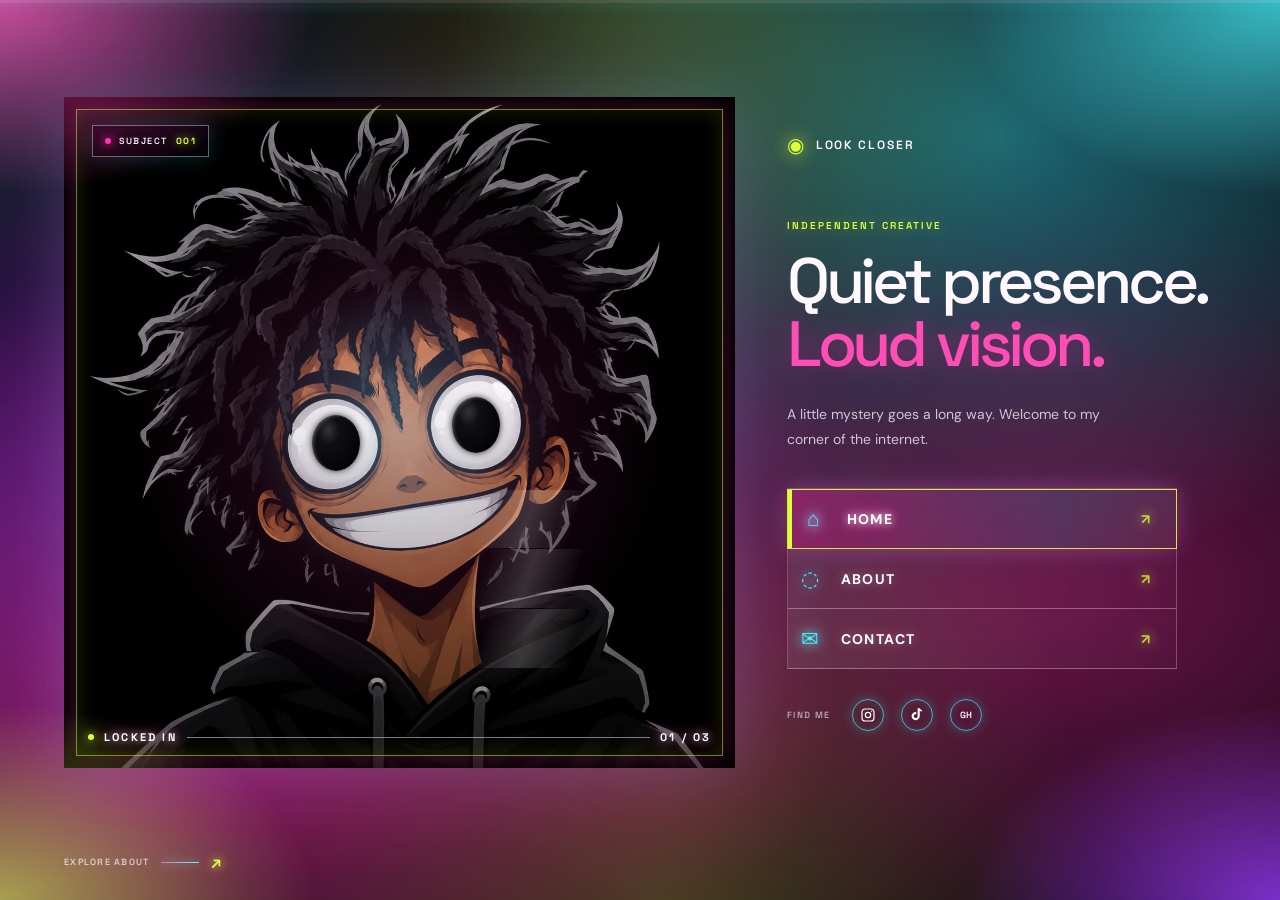
<file: mega-mind/index.html>
<!doctype html>
<html lang="en">
  <head>
    <meta charset="utf-8">
    <meta name="viewport" content="width=device-width, initial-scale=1">
    <meta name="theme-color" content="#09030e">
    <title>Look Closer — Home</title>
    <link rel="preconnect" href="https://fonts.googleapis.com">
    <link rel="preconnect" href="https://fonts.gstatic.com" crossorigin>
    <link href="https://fonts.googleapis.com/css2?family=DM+Sans:wght@400;500;600;700&family=Space+Grotesk:wght@400;500;600;700&display=swap" rel="stylesheet">
    <link rel="stylesheet" href="style.css">
  </head>
  <body>
    <div class="scroll-progress" aria-hidden="true"><span></span></div>
    <main class="hero" id="home">
      <div class="hero-copy">
        <a class="brand" href="#home" aria-label="Look Closer home"><span class="brand-mark">◉</span> LOOK CLOSER</a>
        <p class="eyebrow">INDEPENDENT CREATIVE</p>
        <h1>Quiet presence.<br><span>Loud vision.</span></h1>
        <p class="intro">A little mystery goes a long way. Welcome to my corner of the internet.</p>

        <nav class="main-nav" aria-label="Main navigation">
          <a class="nav-link active" href="#home"><span class="nav-icon" aria-hidden="true">⌂</span><span>Home</span><span class="nav-arrow" aria-hidden="true">↗</span></a>
          <a class="nav-link" href="about.html"><span class="nav-icon" aria-hidden="true">◌</span><span>About</span><span class="nav-arrow" aria-hidden="true">↗</span></a>
          <a class="nav-link" href="contact.html"><span class="nav-icon" aria-hidden="true">✉</span><span>Contact</span><span class="nav-arrow" aria-hidden="true">↗</span></a>
        </nav>

        <div class="social-row" aria-label="Social links">
          <span class="social-label">FIND ME</span>
          <a href="https://www.instagram.com/dexco.des?vrfl=NHBndHJsdTV4Y2Q4&amp;utm_source=qr" aria-label="Instagram" target="_blank" rel="noreferrer"><svg aria-hidden="true" viewBox="0 0 24 24" width="16" height="16" fill="none" stroke="currentColor" stroke-width="1.8"><rect x="3" y="3" width="18" height="18" rx="5"/><circle cx="12" cy="12" r="4"/><circle cx="17.5" cy="6.5" r="1" fill="currentColor" stroke="none"/></svg></a>
          <a href="https://www.tiktok.com/@dexco.des?_r=1&amp;_t=ZS-9AlV9RbYA1C" aria-label="TikTok" target="_blank" rel="noreferrer"><svg aria-hidden="true" viewBox="0 0 24 24" width="16" height="16" fill="currentColor"><path d="M19.6 6.7a5.8 5.8 0 0 1-3.5-1.2v8.1a6.1 6.1 0 1 1-5.3-6v3.3a2.9 2.9 0 1 0 2.1 2.8V2h3.2a5.8 5.8 0 0 0 3.5 3.2v1.5Z"/></svg></a>
          <a href="https://github.com" aria-label="GitHub" target="_blank" rel="noreferrer">GH</a>
        </div>
      </div>

      <figure class="portrait" aria-label="Portrait whose eyes follow your pointer">
        <img src="hero-image.jpg" alt="Illustrated character with wild dark hair, a black hoodie, and bright round eyes">
        <span class="portrait-light" aria-hidden="true"></span>
        <span class="portrait-tag"><span class="tag-beacon"></span> SUBJECT <b>001</b></span>
        <span class="pupil pupil-left" aria-hidden="true"></span>
        <span class="pupil pupil-right" aria-hidden="true"></span>
        <figcaption><span class="status-dot"></span> LOCKED IN <span class="caption-line"></span> 01 / 03</figcaption>
      </figure>

      <a class="scroll-cue" href="about.html"><span>EXPLORE ABOUT</span><span class="scroll-line"></span><span aria-hidden="true">↗</span></a>
    </main>
    <script src="script.js"></script>
  </body>
</html>
</file>
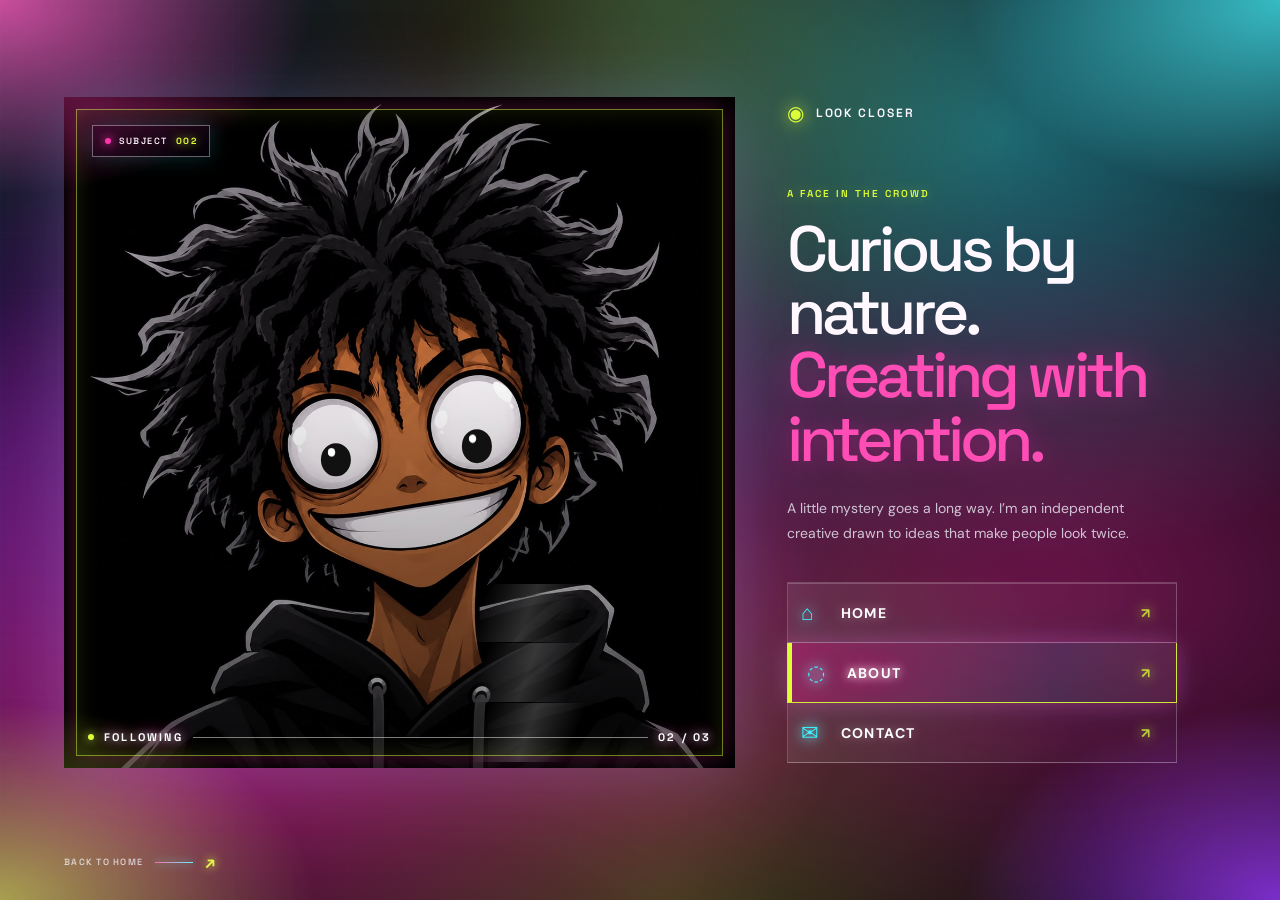
<file: mega-mind/about.html>
<!doctype html>
<html lang="en">
  <head>
    <meta charset="utf-8">
    <meta name="viewport" content="width=device-width, initial-scale=1">
    <meta name="theme-color" content="#09030e">
    <title>Look Closer — About</title>
    <link rel="preconnect" href="https://fonts.googleapis.com">
    <link rel="preconnect" href="https://fonts.gstatic.com" crossorigin>
    <link href="https://fonts.googleapis.com/css2?family=DM+Sans:wght@400;500;600;700&family=Space+Grotesk:wght@400;500;600;700&display=swap" rel="stylesheet">
    <link rel="stylesheet" href="style.css">
  </head>
  <body>
    <main class="hero about-page" id="about">
      <div class="hero-copy about-copy">
        <a class="brand" href="index.html" aria-label="Look Closer home"><span class="brand-mark">◉</span> LOOK CLOSER</a>
        <p class="eyebrow">A FACE IN THE CROWD</p>
        <h1>Curious by nature.<br><span>Creating with intention.</span></h1>
        <p class="intro">A little mystery goes a long way. I’m an independent creative drawn to ideas that make people look twice.</p>

        <nav class="main-nav" aria-label="Main navigation">
          <a class="nav-link" href="index.html#home"><span class="nav-icon" aria-hidden="true">⌂</span><span>Home</span><span class="nav-arrow" aria-hidden="true">↗</span></a>
          <a class="nav-link active" href="about.html" aria-current="page"><span class="nav-icon" aria-hidden="true">◌</span><span>About</span><span class="nav-arrow" aria-hidden="true">↗</span></a>
          <a class="nav-link" href="contact.html"><span class="nav-icon" aria-hidden="true">✉</span><span>Contact</span><span class="nav-arrow" aria-hidden="true">↗</span></a>
        </nav>
      </div>
      <figure class="portrait about-portrait" role="button" tabindex="0" aria-pressed="false" aria-label="Interactive illustrated portrait. Click to toggle red eyes and show a message.">
        <img src="new about.jpeg" alt="Illustrated character with wild dark hair, a black hoodie, and bright round eyes">
        <span class="about-eye-glow about-eye-glow-left" aria-hidden="true"></span>
        <span class="about-eye-glow about-eye-glow-right" aria-hidden="true"></span>
        <span class="about-eye about-eye-left" aria-hidden="true"></span>
        <span class="about-eye about-eye-right" aria-hidden="true"></span>
        <span class="about-lid about-lid-left" aria-hidden="true"></span>
        <span class="about-lid about-lid-right" aria-hidden="true"></span>
        <span class="about-speech" aria-live="polite"></span>
        <span class="portrait-tag"><span class="tag-beacon"></span> SUBJECT <b>002</b></span>
        <figcaption><span class="status-dot"></span> FOLLOWING <span class="caption-line"></span> 02 / 03</figcaption>
      </figure>
      <a class="scroll-cue" href="index.html#home"><span>BACK TO HOME</span><span class="scroll-line"></span><span aria-hidden="true">↗</span></a>
    </main>
    <script src="script.js"></script>
  </body>
</html>
</file>
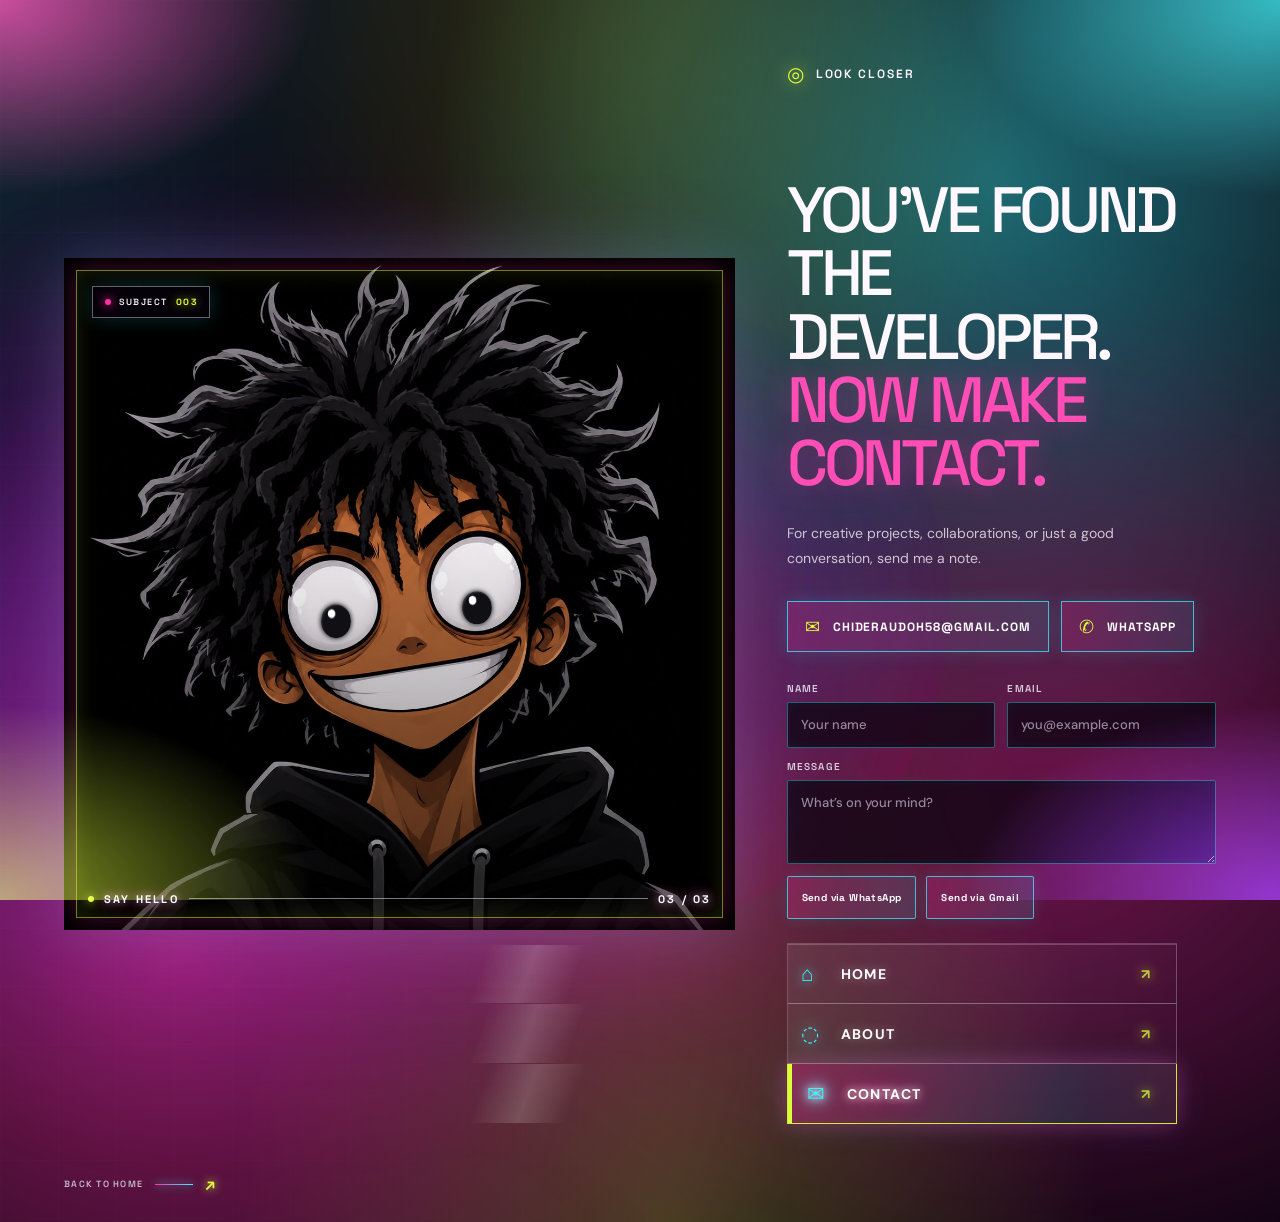
<file: mega-mind/contact.html>
<!doctype html>
<html lang="en">
  <head>
    <meta charset="utf-8">
    <meta name="viewport" content="width=device-width, initial-scale=1">
    <meta name="theme-color" content="#09030e">
    <title>Look Closer — Contact</title>
    <link rel="preconnect" href="https://fonts.googleapis.com">
    <link rel="preconnect" href="https://fonts.gstatic.com" crossorigin>
    <link href="https://fonts.googleapis.com/css2?family=DM+Sans:wght@400;500;600;700&family=Space+Grotesk:wght@400;500;600;700&display=swap" rel="stylesheet">
    <link rel="stylesheet" href="style.css">
  </head>
  <body>
    <main class="hero contact-page" id="contact">
      <span class="contact-cursor-glow" aria-hidden="true"></span>
      <div class="hero-copy contact-copy">
        <a class="brand" href="index.html" aria-label="Look Closer home"><span class="brand-mark">◎</span> LOOK CLOSER</a>
        <p class="eyebrow contact-eyebrow">GOOD THINGS START WITH A HELLO</p>
        <h1 class="contact-heading" aria-label="You’ve found the developer. Now make contact."><span class="contact-heading-main" data-final="YOU’VE FOUND THE DEVELOPER.">YOU’VE FOUND THE DEVELOPER.</span><span class="contact-heading-accent" data-final="NOW MAKE CONTACT.">NOW MAKE CONTACT.</span></h1>
        <p class="intro">For creative projects, collaborations, or just a good conversation, send me a note.</p>
        <div class="contact-actions">
          <a class="contact-email contact-eye-target" href="mailto:chideraudoh58@gmail.com"><span aria-hidden="true">✉</span> CHIDERAUDOH58@GMAIL.COM</a>
          <a class="contact-email contact-whatsapp contact-eye-target" href="https://wa.me/2349012259258" target="_blank" rel="noreferrer"><span aria-hidden="true">✆</span> WHATSAPP</a>
        </div>

        <form class="contact-form" novalidate>
          <div class="contact-form-fields">
            <label>Name<input name="name" type="text" autocomplete="name" placeholder="Your name" required></label>
            <label>Email<input name="email" type="email" autocomplete="email" placeholder="you@example.com" required></label>
          </div>
          <label class="contact-message-label">Message<textarea name="message" rows="3" placeholder="What’s on your mind?" required></textarea></label>
          <div class="contact-form-actions">
            <button class="contact-submit contact-whatsapp contact-eye-target" type="submit" name="channel" value="whatsapp">Send via WhatsApp</button>
            <button class="contact-submit contact-gmail contact-eye-target" type="submit" name="channel" value="gmail">Send via Gmail</button>
          </div>
          <p class="contact-form-status" role="status" aria-live="polite"></p>
        </form>

        <nav class="main-nav" aria-label="Main navigation">
          <a class="nav-link" href="index.html#home"><span class="nav-icon" aria-hidden="true">⌂</span><span>Home</span><span class="nav-arrow" aria-hidden="true">↗</span></a>
          <a class="nav-link" href="about.html"><span class="nav-icon" aria-hidden="true">◌</span><span>About</span><span class="nav-arrow" aria-hidden="true">↗</span></a>
          <a class="nav-link active" href="contact.html" aria-current="page"><span class="nav-icon" aria-hidden="true">✉</span><span>Contact</span><span class="nav-arrow" aria-hidden="true">↗</span></a>
        </nav>
      </div>

      <figure class="portrait contact-portrait" role="button" tabindex="0" aria-pressed="false" aria-label="Interactive character. The eyes follow your pointer; click to toggle glowing eyes.">
        <img src="new about.jpeg" alt="Illustrated character with wild dark hair and a black hoodie">
        <span class="contact-eye-glow contact-eye-glow-left" aria-hidden="true"></span>
        <span class="contact-eye-glow contact-eye-glow-right" aria-hidden="true"></span>
        <span class="contact-eye contact-eye-left" aria-hidden="true"></span>
        <span class="contact-eye contact-eye-right" aria-hidden="true"></span>
        <span class="contact-lid contact-lid-left" aria-hidden="true"></span>
        <span class="contact-lid contact-lid-right" aria-hidden="true"></span>
        <span class="contact-see-you" aria-live="polite">I SEE YOU</span>
        <span class="portrait-tag"><span class="tag-beacon"></span> SUBJECT <b>003</b></span>
        <figcaption><span class="status-dot"></span> SAY HELLO <span class="caption-line"></span> 03 / 03</figcaption>
      </figure>

      <a class="scroll-cue" href="index.html#home"><span>BACK TO HOME</span><span class="scroll-line"></span><span aria-hidden="true">↗</span></a>
    </main>
    <script src="script.js"></script>
  </body>
</html>
</file>
<file: mega-mind/style.css>
:root {
  color-scheme: dark;
  --ink: #fff8ff;
  --muted: #c0b3c8;
  --line: rgba(255, 255, 255, .2);
  --acid: #ddff38;
  --pink: #ff2fa4;
  --cyan: #38f5ff;
  --violet: #8f37ff;
  font-family: "DM Sans", sans-serif;
  background: #09030e;
  color: var(--ink);
  font-synthesis: none;
  text-rendering: optimizeLegibility;
}

* { box-sizing: border-box; }
html { scroll-behavior: smooth; }
body { margin: 0; min-width: 320px; background: #09030e; }
body::before { content: ""; position: fixed; z-index: 20; inset: 0; pointer-events: none; opacity: .86; mix-blend-mode: screen; background: radial-gradient(ellipse 34vw 30vh at 0 0, rgba(255,47,164,.9), transparent 72%), radial-gradient(ellipse 34vw 30vh at 100% 0, rgba(56,245,255,.82), transparent 72%), radial-gradient(ellipse 34vw 30vh at 0 100%, rgba(221,255,56,.7), transparent 72%), radial-gradient(ellipse 34vw 30vh at 100% 100%, rgba(143,55,255,.9), transparent 72%); animation: corner-colors 9s ease-in-out infinite alternate; }
a { color: inherit; text-decoration: none; }
.scroll-progress { position: fixed; z-index: 30; inset: 0 0 auto; height: 3px; background: rgba(255,255,255,.12); box-shadow: 0 1px 12px rgba(56,245,255,.3); }
.scroll-progress span { display: block; width: 0; height: 100%; background: linear-gradient(90deg, var(--pink), var(--violet), var(--cyan), var(--acid)); box-shadow: 0 0 10px var(--cyan), 0 0 18px var(--pink); transition: width .08s linear; }

.hero {
  min-height: 100svh;
  position: relative;
  isolation: isolate;
  display: grid;
  grid-template-columns: minmax(0, 1.22fr) minmax(300px, .78fr);
  align-items: center;
  gap: clamp(24px, 4vw, 64px);
  max-width: 1720px;
  margin: 0 auto;
  padding: 42px clamp(24px, 5vw, 82px) 76px;
  overflow: hidden;
  background: radial-gradient(ellipse at 14% 78%, rgba(255, 47, 164, .55), transparent 43%), radial-gradient(ellipse at 78% 15%, rgba(56, 245, 255, .42), transparent 40%), radial-gradient(ellipse at 52% 102%, rgba(221, 255, 56, .24), transparent 46%), #09030e;
}
.about-page, .contact-page { grid-template-columns: minmax(0, 1.22fr) minmax(300px, .78fr); }
.about-copy, .contact-copy { grid-column: 2; max-width: 760px; }
.about-copy h1 span { display: inline-block; max-width: 740px; }
.contact-email { display: inline-flex; align-items: center; gap: 12px; margin: -6px 0 30px; padding: 13px 17px; border: 1px solid rgba(56,245,255,.72); background: linear-gradient(105deg, rgba(255,47,164,.2), rgba(56,245,255,.1)); color: #fff; font: 700 12px "Space Grotesk", sans-serif; letter-spacing: .08em; box-shadow: 0 0 18px rgba(56,245,255,.15); transition: border-color .2s ease, background .2s ease, box-shadow .2s ease, transform .2s ease; }
.contact-email:hover, .contact-email:focus-visible { border-color: var(--acid); background: rgba(221,255,56,.14); box-shadow: 0 0 24px rgba(221,255,56,.24); transform: translateY(-2px); outline: none; }
.contact-email span { color: var(--acid); font-size: 18px; }
.contact-page .contact-actions { display: flex; flex-wrap: wrap; gap: 12px; margin: -6px 0 30px; }
.contact-page .contact-actions .contact-email { margin: 0; }
.contact-page .contact-form { width: min(100%, 560px); margin-top: 22px; }
.contact-page .contact-form-fields { display: grid; grid-template-columns: repeat(2, minmax(0, 1fr)); gap: 12px; }
.contact-page .contact-form label { display: grid; gap: 7px; color: #d8cddd; font: 600 10px "Space Grotesk", sans-serif; letter-spacing: .12em; text-transform: uppercase; }
.contact-page .contact-form input,
.contact-page .contact-form textarea { width: 100%; min-width: 0; border: 1px solid rgba(56,245,255,.38); border-radius: 2px; padding: 12px 13px; background: rgba(8,3,14,.72); color: var(--ink); font: 500 13px/1.5 "DM Sans", sans-serif; letter-spacing: 0; text-transform: none; box-shadow: inset 0 0 14px rgba(56,245,255,.04); transition: border-color .18s ease, box-shadow .18s ease, background .18s ease; }
.contact-page .contact-form input { min-height: 43px; }
.contact-page .contact-form textarea { min-height: 82px; resize: vertical; }
.contact-page .contact-form input::placeholder,
.contact-page .contact-form textarea::placeholder { color: #95879e; }
.contact-page .contact-form input:focus,
.contact-page .contact-form textarea:focus { outline: none; border-color: var(--cyan); background: rgba(8,3,14,.9); box-shadow: 0 0 0 2px rgba(56,245,255,.12), 0 0 18px rgba(56,245,255,.16); }
.contact-page .contact-message-label { margin-top: 12px; }
.contact-page .contact-form-actions { display: flex; flex-wrap: wrap; gap: 10px; margin-top: 12px; }
.contact-page .contact-form button { min-height: 43px; padding: 0 14px; border: 1px solid rgba(56,245,255,.7); border-radius: 2px; background: linear-gradient(105deg, rgba(255,47,164,.22), rgba(56,245,255,.12)); color: #fff; font: 700 10px "Space Grotesk", sans-serif; letter-spacing: .04em; cursor: pointer; box-shadow: 0 0 16px rgba(56,245,255,.12); transition: background .18s ease, border-color .18s ease, box-shadow .18s ease, transform .18s ease; }
.contact-page .contact-form button:hover,
.contact-page .contact-form button:focus-visible { outline: none; border-color: var(--acid); background: rgba(221,255,56,.13); box-shadow: 0 0 22px rgba(221,255,56,.22); }
.contact-page .contact-form-status { min-height: 1.3em; margin: 10px 0 0; color: var(--cyan); font-size: 11px; line-height: 1.4; }
.contact-page .contact-form-status.is-error { color: #ff80b5; }
.contact-page .contact-cursor-glow { position: absolute; z-index: 0; top: var(--contact-y, 50%); left: var(--contact-x, 50%); width: min(58vw, 620px); aspect-ratio: 1; border-radius: 50%; background: radial-gradient(circle, rgba(255, 24, 74, .14), rgba(48, 105, 255, .1) 38%, transparent 72%); filter: blur(16px); backdrop-filter: blur(1px) saturate(1.25); opacity: .75; pointer-events: none; transform: translate(-50%, -50%); transition: top .12s ease-out, left .12s ease-out; }
.contact-page .contact-copy { position: relative; z-index: 2; }
.contact-page .contact-heading { position: relative; z-index: 1; white-space: normal; }
.contact-page .contact-heading span { display: block; }
.contact-page .contact-heading-main { color: var(--ink); text-shadow: none; }
.contact-page .contact-heading-accent { color: #ff4db6; text-shadow: 0 0 28px rgba(255,47,164,.42); }
.contact-page.is-glitching .contact-heading { animation: contact-heading-jitter .56s steps(2, end); text-shadow: 2px 0 rgba(255, 24, 74, .8), -2px 0 rgba(48, 105, 255, .8); }
.contact-page.is-glitching .contact-copy { filter: drop-shadow(2px 0 rgba(255,24,74,.28)) drop-shadow(-2px 0 rgba(48,105,255,.28)); }
.contact-page.is-entered .contact-heading { animation: contact-heading-reveal .72s ease-out both; }
.contact-page.is-entered.is-glitching .contact-heading { animation: contact-heading-reveal .72s ease-out both, contact-heading-jitter .56s steps(2, end); }
.contact-page.is-entered .contact-eyebrow { animation: contact-text-flicker 7.4s ease-in-out 1.3s infinite; }
.contact-page :is(.contact-email, .contact-whatsapp, a[href*="wa.me"], a[href*="whatsapp"]) { position: relative; isolation: isolate; }
.contact-page.is-entered :is(.contact-email, .contact-whatsapp, .contact-gmail, a[href*="wa.me"], a[href*="whatsapp"], .contact-form button) { animation: contact-button-arrive .72s cubic-bezier(.18,.82,.24,1) both; }
.contact-page.is-entered :is(.contact-email, .contact-whatsapp, .contact-gmail, a[href*="wa.me"], a[href*="whatsapp"], .contact-form button):nth-of-type(2) { animation-delay: .14s; }
.contact-page :is(.contact-email, .contact-whatsapp, .contact-gmail, a[href*="wa.me"], a[href*="whatsapp"], .contact-form button):hover,
.contact-page :is(.contact-email, .contact-whatsapp, .contact-gmail, a[href*="wa.me"], a[href*="whatsapp"], .contact-form button):focus-visible { animation: contact-button-glitch .34s steps(2, end); text-shadow: 1px 0 rgba(255,24,74,.8), -1px 0 rgba(48,105,255,.8); }
.contact-page.is-glitching::after { opacity: .3; background-size: 44px 44px; }
@keyframes contact-heading-jitter {
  0%, 100% { transform: translateX(0); }
  25% { transform: translateX(-2px); }
  50% { transform: translateX(2px); }
  75% { transform: translateX(-1px); }
}
@keyframes contact-heading-reveal {
  0% { opacity: .65; filter: blur(2px); }
  35% { opacity: 1; filter: blur(0); text-shadow: 2px 0 rgba(255,24,74,.75), -2px 0 rgba(48,105,255,.75); }
  100% { opacity: 1; filter: none; }
}
@keyframes contact-text-flicker {
  0%, 50%, 100% { opacity: 1; text-shadow: none; }
  51% { opacity: .76; text-shadow: 1px 0 rgba(255,24,74,.75), -1px 0 rgba(48,105,255,.75); }
  52% { opacity: 1; }
}
@keyframes contact-button-arrive {
  0% { opacity: 0; transform: translateX(-8px); filter: drop-shadow(3px 0 rgba(255,24,74,.6)) drop-shadow(-3px 0 rgba(48,105,255,.6)); }
  55% { opacity: 1; transform: translateX(2px); }
  100% { opacity: 1; transform: translateX(0); filter: none; }
}
@keyframes contact-button-glitch {
  0%, 100% { transform: translateY(-2px); }
  30% { transform: translate(2px, -1px); }
  65% { transform: translate(-2px, -2px); }
}
.contact-page .contact-portrait { animation: none; transform: none; transition: none; will-change: auto; }
.contact-page .contact-portrait::before,
.contact-page .contact-portrait .tag-beacon,
.contact-page .contact-portrait .status-dot { animation: none; }
.contact-page .contact-portrait { cursor: pointer; touch-action: pan-y; }
.contact-page .contact-portrait .contact-eye-glow,
.contact-page .contact-portrait .contact-eye,
.contact-page .contact-portrait .contact-lid { position: absolute; pointer-events: none; }
.contact-page .contact-portrait .contact-eye-glow { z-index: 2; width: 18%; height: 19%; border-radius: 50%; opacity: 0; background: radial-gradient(ellipse, rgba(255,0,24,.82) 10%, rgba(255,0,24,.5) 50%, rgba(255,0,24,.04) 80%, transparent); filter: drop-shadow(0 0 14px rgba(255,0,24,.95)); transition: opacity .16s ease; }
.contact-page .contact-portrait .contact-eye-glow-left { left: 31.5%; top: 45%; }
.contact-page .contact-portrait .contact-eye-glow-right { left: 52.5%; top: 42.5%; }
.contact-page .contact-portrait .contact-eye { z-index: 3; width: 4.5%; height: 5%; border-radius: 50%; background: radial-gradient(ellipse at 36% 28%, #fff 0 9%, #101014 16% 75%, #030305 100%); box-shadow: inset 1px 1px 2px rgba(255,255,255,.2), 0 0 5px #000; transform: translate(-50%, -50%) translate(var(--contact-eye-x, 0), var(--contact-eye-y, 0)); transition: transform .11s cubic-bezier(.2,.8,.2,1); }
.contact-page .contact-portrait .contact-eye::after { position: absolute; top: 17%; left: 22%; width: 25%; height: 22%; border-radius: 50%; content: ""; background: rgba(255,255,255,.9); }
.contact-page .contact-portrait .contact-eye-left { left: 40.5%; top: 54%; }
.contact-page .contact-portrait .contact-eye-right { left: 61.5%; top: 52%; }
.contact-page .contact-portrait .contact-lid { z-index: 4; width: 18%; height: 19%; border: 1px solid rgba(66,34,27,.5); border-radius: 50%; background: linear-gradient(155deg,#c57846,#aa5b35 66%,#87452f); box-shadow: inset 0 -3px 0 rgba(45,23,21,.48); transform: scaleY(0); transform-origin: center top; }
.contact-page .contact-portrait .contact-lid-left { left: 31.5%; top: 45%; }
.contact-page .contact-portrait .contact-lid-right { left: 52.5%; top: 42.5%; }
.contact-page .contact-portrait.is-blinking .contact-lid { animation: contact-character-blink 160ms cubic-bezier(.35,.05,.65,1) both; }
.contact-page .contact-portrait.is-blinking .contact-lid-right { animation-delay: 10ms; }
.contact-page .contact-portrait.is-alert .contact-eye-glow { opacity: 1; }
.contact-page .contact-portrait.is-glitching { animation: contact-character-shake .4s steps(2,end); }
.contact-page .contact-portrait.is-glitching img { animation: contact-character-image-glitch .4s steps(2,end); }
.contact-page .contact-portrait:focus-visible { outline: 2px solid var(--cyan); outline-offset: 5px; }
.contact-page .contact-portrait .contact-see-you { position: absolute; z-index: 7; top: 18px; right: 18px; padding: 10px 14px; border: 1px solid rgba(255,70,100,.85); background: rgba(8,3,14,.92); color: #fff; font: 700 13px "Space Grotesk",sans-serif; letter-spacing: .16em; text-shadow: 1px 0 #f24, -1px 0 #28f; box-shadow: 0 0 20px rgba(255,24,74,.32); opacity: 0; transform: translateY(6px); transition: opacity .16s ease, transform .16s ease; pointer-events: none; }
.contact-page .contact-portrait.has-seen .contact-see-you { opacity: 1; transform: translateY(0); }
@keyframes contact-character-blink { 0%,100% { transform: scaleY(0); } 42%,61% { transform: scaleY(1); } }
@keyframes contact-character-shake { 0%,100% { transform: translate(0); } 25% { transform: translate(-3px,1px); } 50% { transform: translate(3px,-1px); } 75% { transform: translate(-2px,-1px); } }
@keyframes contact-character-image-glitch { 0%,100% { filter: none; clip-path: inset(0); } 25% { filter: saturate(1.7) hue-rotate(-20deg); clip-path: inset(8% 0 72%); } 50% { filter: contrast(1.3) hue-rotate(16deg); clip-path: inset(45% 0 35%); } 75% { filter: saturate(1.5) hue-rotate(-12deg); clip-path: inset(73% 0 7%); } }
.about-portrait { cursor: pointer; touch-action: pan-y; }
.about-portrait .about-eye-glow,
.about-portrait .about-eye,
.about-portrait .about-lid { position: absolute; pointer-events: none; }
.about-portrait .about-eye-glow { z-index: 2; width: 18%; height: 19%; border-radius: 50%; opacity: 0; background: radial-gradient(ellipse, rgba(255, 0, 24, .78) 12%, rgba(255, 0, 24, .48) 53%, rgba(255, 0, 24, .04) 78%, transparent); filter: drop-shadow(0 0 14px rgba(255, 0, 24, .95)); transition: opacity .18s ease; }
.about-portrait .about-eye-glow-left { left: 31.5%; top: 45%; }
.about-portrait .about-eye-glow-right { left: 52.5%; top: 42.5%; }
.about-portrait .about-eye { z-index: 3; width: 4.5%; height: 5%; border-radius: 50%; background: radial-gradient(ellipse at 36% 28%, #fff 0 9%, #111 15% 75%, #030305 100%); transform: translate(-50%, -50%) translate(var(--eye-x, 0), var(--eye-y, 0)); transition: transform .12s cubic-bezier(.2,.8,.2,1); }
.about-portrait .about-eye::after { position: absolute; top: 17%; left: 22%; width: 25%; height: 22%; border-radius: 50%; content: ""; background: rgba(255,255,255,.9); }
.about-portrait .about-eye-left { left: 40.5%; top: 54%; }
.about-portrait .about-eye-right { left: 61.5%; top: 52%; }
.about-portrait .about-lid { z-index: 4; width: 18%; height: 19%; border: 1px solid rgba(66, 34, 27, .5); border-radius: 50%; background: linear-gradient(155deg, #c57846, #aa5b35 66%, #87452f); box-shadow: inset 0 -3px 0 rgba(45, 23, 21, .48); transform: scaleY(0); transform-origin: center top; }
.about-portrait .about-lid-left { left: 31.5%; top: 45%; }
.about-portrait .about-lid-right { left: 52.5%; top: 42.5%; }
.about-portrait.is-blinking .about-lid { animation: about-portrait-blink 160ms cubic-bezier(.35,.05,.65,1) both; }
.about-portrait.is-blinking .about-lid-right { animation-delay: 10ms; }
.about-portrait.is-red-eyes .about-eye-glow { opacity: 1; }
.about-portrait.is-glitching { animation: about-portrait-shake .42s steps(2, end); }
.about-portrait.is-glitching img { animation: about-portrait-glitch .42s steps(2, end); }
.about-portrait .about-speech { position: absolute; z-index: 7; top: 60%; left: 4%; width: min(220px, 32%); padding: 12px 14px; border: 2px solid rgba(56,245,255,.95); border-radius: 12px 12px 12px 2px; background: rgba(8,3,14,.96); color: #fff; font: 800 clamp(11px, 1.05vw, 14px)/1.35 "Space Grotesk", sans-serif; letter-spacing: .015em; text-shadow: 0 1px 3px #000, 0 0 10px rgba(56,245,255,.7); box-shadow: 0 0 24px rgba(56,245,255,.45); opacity: 0; transform: translateY(6px) scale(.96); transition: opacity .18s ease, transform .18s ease; pointer-events: none; }
.about-portrait .about-speech.is-visible { opacity: 1; transform: translateY(0) scale(1); }
.about-portrait:focus-visible { outline: 2px solid var(--cyan); outline-offset: 5px; }
@keyframes about-portrait-blink {
  0%, 100% { transform: scaleY(0); }
  42%, 61% { transform: scaleY(1); }
}
@keyframes about-portrait-shake {
  0%, 100% { transform: translate(0); }
  20% { transform: translate(-3px, 1px); }
  40% { transform: translate(3px, -1px); }
  60% { transform: translate(-2px, -1px); }
  80% { transform: translate(2px, 1px); }
}
@keyframes about-portrait-glitch {
  0%, 100% { filter: none; clip-path: inset(0); }
  20% { filter: saturate(1.8) hue-rotate(-24deg); clip-path: inset(8% 0 72%); }
  40% { filter: contrast(1.35) hue-rotate(18deg); clip-path: inset(44% 0 36%); }
  60% { filter: saturate(1.7) hue-rotate(-14deg); clip-path: inset(72% 0 8%); }
  80% { filter: contrast(1.2); clip-path: inset(0); }
}
.hero::before {
  content: "";
  position: absolute;
  z-index: -1;
  inset: -28%;
  pointer-events: none;
  background: radial-gradient(ellipse at 30% 52%, rgba(143,55,255,.48), transparent 34%), radial-gradient(ellipse at 70% 60%, rgba(255,47,164,.42), transparent 32%), radial-gradient(ellipse at 50% 20%, rgba(221,255,56,.22), transparent 28%), radial-gradient(ellipse at 12% 15%, rgba(56,245,255,.24), transparent 24%);
  filter: blur(46px);
  animation: aurora-drift 11s ease-in-out infinite alternate;
}
.hero::after {
  content: "";
  position: absolute;
  z-index: -1;
  inset: 0;
  pointer-events: none;
  opacity: .14;
  background-image: linear-gradient(rgba(255,255,255,.08) 1px, transparent 1px), linear-gradient(90deg, rgba(255,255,255,.08) 1px, transparent 1px);
  background-size: 58px 58px;
  mask-image: linear-gradient(90deg, #000, transparent 90%);
}
.hero-copy { position: relative; z-index: 2; grid-column: 2; padding: 22px 0; }
.hero-copy > * { opacity: 0; animation: copy-enter .72s cubic-bezier(.18,.82,.24,1) forwards; }
.hero-copy > :nth-child(1) { animation-delay: .08s; }
.hero-copy > :nth-child(2) { animation-delay: .18s; }
.hero-copy > :nth-child(3) { animation-delay: .28s; }
.hero-copy > :nth-child(4) { animation-delay: .38s; }
.hero-copy > :nth-child(5) { animation-delay: .48s; }
.hero-copy > :nth-child(6) { animation-delay: .58s; }
.brand { display: inline-flex; align-items: center; gap: 10px; font: 600 12px "Space Grotesk", sans-serif; letter-spacing: .16em; }
.brand-mark { color: var(--acid); font-size: 20px; line-height: 1; filter: drop-shadow(0 0 9px rgba(221,255,56,.9)); animation: brand-flash 2.8s ease-in-out infinite alternate; }
.eyebrow { margin: 62px 0 18px; color: var(--acid); font: 600 10px "Space Grotesk", sans-serif; letter-spacing: .2em; text-shadow: 0 0 14px rgba(221,255,56,.45); }
h1 { margin: 0; font: 500 clamp(42px, 5vw, 76px)/.99 "Space Grotesk", sans-serif; letter-spacing: -.065em; }
h1 span { color: #ff4db6; text-shadow: 0 0 28px rgba(255,47,164,.42); }
.intro { max-width: 350px; margin: 25px 0 36px; color: #d0c4d4; font-size: 14px; line-height: 1.8; }
.main-nav { width: min(100%, 390px); border-top: 1px solid var(--line); }
.nav-link { position: relative; display: grid; grid-template-columns: 40px 1fr 22px; align-items: center; min-height: 60px; padding: 0 13px; border: 1px solid rgba(255,255,255,.2); border-bottom-color: rgba(255,255,255,.32); background: linear-gradient(100deg, rgba(255,255,255,.08), rgba(255,255,255,.015)); color: #fff; font-size: 14px; font-weight: 700; letter-spacing: .1em; text-transform: uppercase; text-shadow: 0 0 12px rgba(255,255,255,.36); transition: color .2s ease, padding .2s ease, text-shadow .2s ease, background .2s ease, border-color .2s ease, box-shadow .2s ease; }
.nav-link::before { content: ""; position: absolute; inset: 0; pointer-events: none; background: linear-gradient(110deg, transparent 0 36%, rgba(255,255,255,.18) 48%, transparent 60%); transform: translateX(-115%); animation: nav-sheen 5.5s ease-in-out infinite; }
.nav-link:nth-child(2)::before { animation-delay: 1.2s; }
.nav-link:nth-child(3)::before { animation-delay: 2.4s; }
.nav-link + .nav-link { border-top: 0; }
.nav-link:hover, .nav-link:focus-visible, .nav-link.active { z-index: 1; color: #fff; padding-left: 19px; border-color: rgba(221,255,56,.9); background: linear-gradient(100deg, rgba(255,47,164,.32), rgba(56,245,255,.12) 70%, rgba(255,255,255,.08)); text-shadow: 0 0 8px #fff, 0 0 20px rgba(255,47,164,.95); box-shadow: inset 4px 0 0 var(--acid), 0 0 20px rgba(255,47,164,.3), 0 0 34px rgba(56,245,255,.15); }
.nav-icon { color: var(--cyan); font-size: 21px; filter: drop-shadow(0 0 7px rgba(56,245,255,.95)); }
.nav-arrow { color: var(--acid); opacity: .78; text-shadow: 0 0 12px var(--acid); transition: opacity .2s ease, transform .2s ease; }
.nav-link:hover .nav-arrow, .nav-link:focus-visible .nav-arrow { opacity: 1; transform: translate(2px, -2px); }
.social-row { display: flex; align-items: center; gap: 17px; margin-top: 30px; }
.social-label { margin-right: 4px; color: #b2a4b9; font: 600 9px "Space Grotesk", sans-serif; letter-spacing: .16em; }
.social-row a { display: grid; width: 32px; height: 32px; place-items: center; border: 1px solid rgba(56,245,255,.7); border-radius: 50%; color: #fff; font: 600 9px "Space Grotesk", sans-serif; box-shadow: 0 0 12px rgba(56,245,255,.26), inset 0 0 9px rgba(56,245,255,.1); transition: color .2s, border-color .2s, background .2s, box-shadow .2s; }
.social-row a:hover, .social-row a:focus-visible { color: #09030e; border-color: var(--acid); background: var(--acid); box-shadow: 0 0 22px rgba(221,255,56,.6); }

.portrait { position: relative; z-index: 1; grid-column: 1; grid-row: 1; align-self: center; width: 100%; aspect-ratio: 1; margin: 0; overflow: hidden; background: #080808; box-shadow: 0 25px 100px rgba(255,47,164,.24), 0 0 55px rgba(56,245,255,.16); animation: portrait-glow 7s ease-in-out infinite alternate, portrait-enter .9s cubic-bezier(.18,.82,.24,1) both; transform: perspective(1100px) rotateX(var(--tilt-y, 0deg)) rotateY(var(--tilt-x, 0deg)); transform-style: preserve-3d; transition: transform .18s ease-out; will-change: transform; }
.portrait::before { content: ""; position: absolute; z-index: 4; inset: 12px; pointer-events: none; border: 1px solid rgba(221,255,56,.5); box-shadow: inset 0 0 22px rgba(221,255,56,.12), 0 0 22px rgba(255,47,164,.28); animation: frame-flicker 5s ease-in-out infinite; }
.portrait::after { position: absolute; z-index: 1; inset: 40% 0 0; content: ""; pointer-events: none; background: linear-gradient(transparent, rgba(0,0,0,.56)); }
.portrait img { display: block; z-index: 0; width: 100%; height: 100%; position: absolute; inset: 0; object-fit: cover; object-position: center 53%; }
.portrait-light { position: absolute; z-index: 2; inset: 0; pointer-events: none; background: radial-gradient(ellipse at var(--light-x, 50%) var(--light-y, 50%), rgba(56,245,255,.3), transparent 32%), radial-gradient(ellipse at var(--light-x, 50%) var(--light-y, 50%), rgba(255,47,164,.2), transparent 57%); mix-blend-mode: screen; transition: background-position .12s ease-out; }
.portrait-tag { position: absolute; z-index: 5; top: 28px; left: 28px; display: flex; align-items: center; gap: 8px; padding: 9px 12px; border: 1px solid rgba(255,255,255,.38); background: rgba(8,3,14,.62); color: #f7edf9; backdrop-filter: blur(9px); box-shadow: 0 0 20px rgba(56,245,255,.18); font: 600 9px "Space Grotesk", sans-serif; letter-spacing: .17em; }
.portrait-tag b { color: var(--acid); font-weight: 700; text-shadow: 0 0 10px rgba(221,255,56,.8); }
.tag-beacon { width: 6px; height: 6px; border-radius: 50%; background: var(--pink); box-shadow: 0 0 9px var(--pink), 0 0 18px var(--pink); animation: dot-pulse 1.8s ease-in-out infinite; }
.pupil { position: absolute; z-index: 3; width: clamp(22px, 3.8vw, 48px); height: clamp(26px, 4.4vw, 56px); border-radius: 50%; background: radial-gradient(ellipse at 34% 27%, #34323a 0, #101014 24%, #030305 76%); box-shadow: inset 2px 1px 3px rgba(255,255,255,.22), 0 0 6px rgba(0,0,0,.8); transform: translate(-50%, -50%); pointer-events: none; transition: left .11s cubic-bezier(.2,.8,.2,1), top .11s cubic-bezier(.2,.8,.2,1); }
.pupil-left { left: 40.5%; top: 51.6%; }
.pupil-right { left: 61.3%; top: 48.8%; }
.portrait figcaption { position: absolute; z-index: 6; right: 24px; bottom: 24px; left: 24px; display: flex; align-items: center; gap: 10px; color: #fff; font: 700 11px "Space Grotesk", sans-serif; letter-spacing: .2em; text-shadow: 0 0 8px rgba(255,255,255,.75), 0 0 18px rgba(255,47,164,.9), 0 1px 8px #000; }
.status-dot { width: 6px; height: 6px; border-radius: 50%; background: var(--acid); box-shadow: 0 0 10px var(--acid), 0 0 22px var(--acid); animation: dot-pulse 1.8s ease-in-out infinite; }
.caption-line { height: 1px; flex: 1; background: rgba(255,255,255,.48); }
.scroll-cue { position: absolute; bottom: 27px; left: clamp(24px, 5vw, 82px); display: flex; align-items: center; gap: 12px; color: #c5b8cb; font: 600 9px "Space Grotesk", sans-serif; letter-spacing: .14em; }
.scroll-cue > span:last-of-type { color: var(--acid); font-size: 17px; text-shadow: 0 0 10px var(--acid); }
.scroll-line { width: 38px; height: 1px; background: linear-gradient(90deg, var(--pink), var(--cyan)); box-shadow: 0 0 8px var(--cyan); }

@keyframes aurora-drift {
  0% { transform: translate3d(-2%, -1%, 0) rotate(-3deg) scale(1); }
  50% { transform: translate3d(2%, 2%, 0) rotate(2deg) scale(1.06); }
  100% { transform: translate3d(-1%, 3%, 0) rotate(-1deg) scale(1.02); }
}
@keyframes brand-flash {
  from { filter: drop-shadow(0 0 6px rgba(221,255,56,.65)); }
  to { filter: drop-shadow(0 0 15px rgba(221,255,56,1)) drop-shadow(0 0 25px rgba(255,47,164,.55)); }
}
@keyframes nav-sheen {
  0%, 30% { transform: translateX(-115%); }
  70%, 100% { transform: translateX(115%); }
}
@keyframes corner-colors {
  0% { filter: hue-rotate(0deg) brightness(.85); opacity: .72; }
  50% { filter: hue-rotate(38deg) brightness(1.22); opacity: .95; }
  100% { filter: hue-rotate(-28deg) brightness(1.05); opacity: .82; }
}
@keyframes copy-enter {
  from { opacity: 0; transform: translateY(18px); }
  to { opacity: 1; transform: translateY(0); }
}
@keyframes portrait-enter {
  from { opacity: 0; translate: 0 16px; }
  to { opacity: 1; translate: 0 0; }
}
@keyframes portrait-glow {
  from { box-shadow: 0 25px 80px rgba(255,47,164,.22), 0 0 42px rgba(56,245,255,.13); }
  to { box-shadow: 0 25px 110px rgba(255,47,164,.42), 0 0 70px rgba(56,245,255,.28); }
}
@keyframes frame-flicker {
  0%, 100% { border-color: rgba(221,255,56,.52); }
  50% { border-color: rgba(56,245,255,.78); }
}
@keyframes dot-pulse {
  0%, 100% { opacity: 1; transform: scale(1); }
  50% { opacity: .62; transform: scale(.72); }
}

@media (max-width: 760px) {
  .hero { grid-template-columns: minmax(0, 1fr); gap: 26px; padding: 24px 22px 76px; }
  .about-page, .contact-page { align-content: center; }
  .hero-copy { grid-column: 1; grid-row: 2; padding: 0; }
  .about-copy, .contact-copy { grid-column: 1; grid-row: 2; }
  .contact-page .contact-form-fields { grid-template-columns: minmax(0, 1fr); }
  .contact-page .contact-form-actions > button { flex: 1 1 100%; }
  .eyebrow { margin-top: 34px; }
  h1 { font-size: clamp(43px, 12vw, 70px); }
  .intro { margin: 18px 0 24px; }
  .main-nav { width: 100%; }
  .nav-link { min-height: 48px; }
  .social-row { margin-top: 20px; }
  .portrait { grid-column: 1; grid-row: 1; width: min(100%, 680px); justify-self: center; }
  .portrait img { object-position: center 48%; }
  .hero-copy .brand { margin-top: 0; }
  .hero-copy .eyebrow { margin-top: 30px; }
  .scroll-cue { bottom: 23px; left: 22px; }
}
@media (max-width: 420px) {
  .hero { padding-inline: 18px; }
  .scroll-cue { left: 18px; }
}
@media (prefers-reduced-motion: reduce) {
  *, *::before, *::after { scroll-behavior: auto !important; animation-duration: .01ms !important; animation-iteration-count: 1 !important; transition-duration: .01ms !important; }
}
@media (prefers-reduced-motion: reduce) {
  .about-portrait.is-blinking .about-lid { animation: none; }
}
</file>
